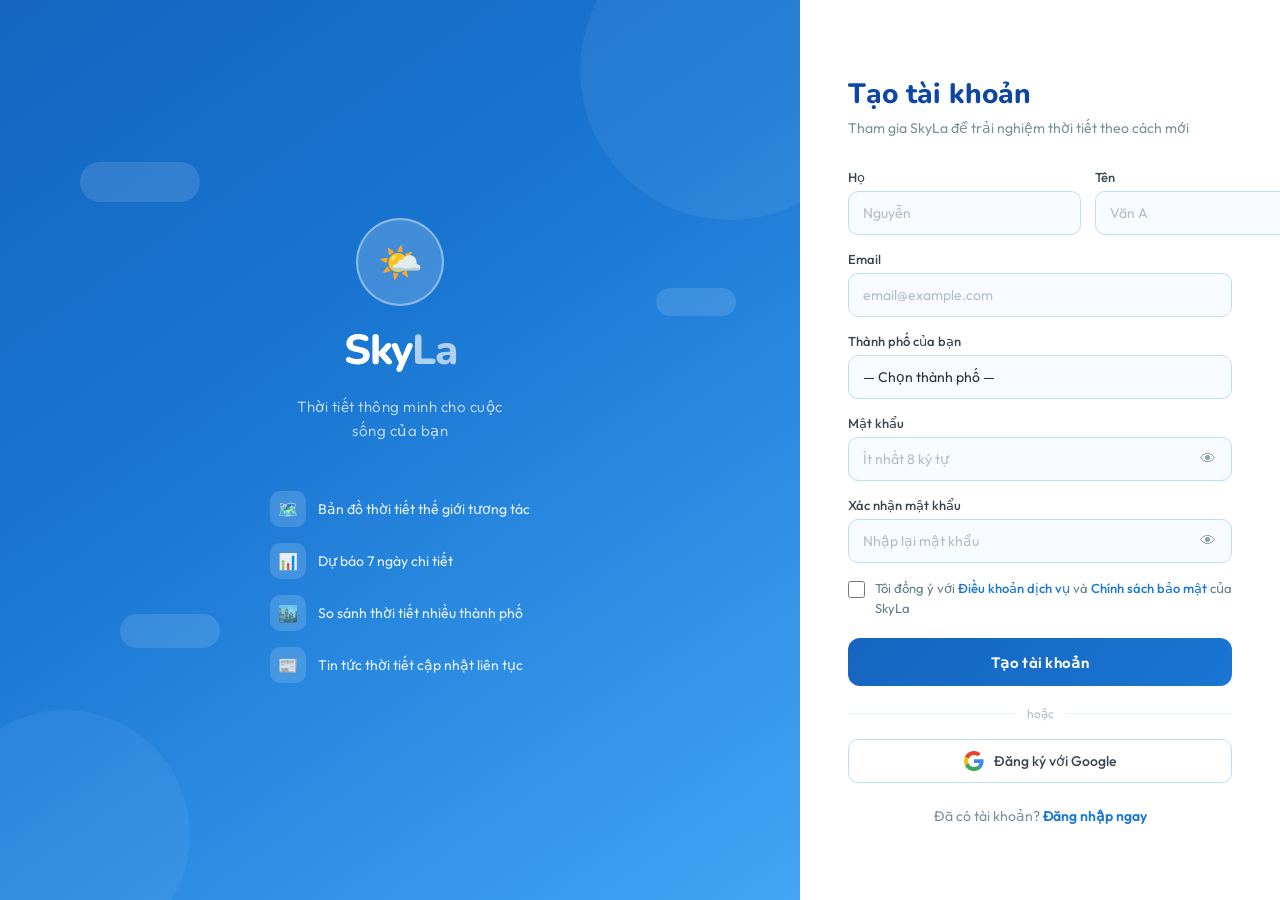
<file: sign_up.html>
<!DOCTYPE html>
<html lang="vi">
<head>
  <meta charset="UTF-8" />
  <meta name="viewport" content="width=device-width, initial-scale=1.0" />
  <title>SkyLa — Tạo tài khoản</title>
  <link href="https://fonts.googleapis.com/css2?family=Nunito:wght@400;500;600;700;800&family=Outfit:wght@300;400;500;600&display=swap" rel="stylesheet" />
  <style>
    * { box-sizing: border-box; margin: 0; padding: 0; }

    body {
      min-height: 100vh;
      display: flex;
      align-items: stretch;
      font-family: 'Outfit', sans-serif;
      background: #f0f6ff;
    }

    /* ===== LEFT PANEL ===== */
    .left-panel {
      flex: 1;
      background: linear-gradient(145deg, #1565C0 0%, #1976D2 40%, #42A5F5 100%);
      display: flex;
      flex-direction: column;
      align-items: center;
      justify-content: center;
      padding: 3rem 2rem;
      position: relative;
      overflow: hidden;
    }

    .left-panel::before {
      content: '';
      position: absolute;
      top: -80px; right: -80px;
      width: 300px; height: 300px;
      background: rgba(255,255,255,0.06);
      border-radius: 50%;
    }
    .left-panel::after {
      content: '';
      position: absolute;
      bottom: -60px; left: -60px;
      width: 250px; height: 250px;
      background: rgba(255,255,255,0.05);
      border-radius: 50%;
    }

    .cloud {
      position: absolute;
      background: rgba(255,255,255,0.12);
      border-radius: 50px;
    }
    .cloud1 { width: 120px; height: 40px; top: 18%; left: 10%; }
    .cloud2 { width: 80px;  height: 28px; top: 32%; right: 8%; }
    .cloud3 { width: 100px; height: 34px; bottom: 28%; left: 15%; }

    .brand {
      display: flex;
      flex-direction: column;
      align-items: center;
      gap: 1rem;
      z-index: 1;
    }

    .logo-circle {
      width: 88px; height: 88px;
      background: rgba(255,255,255,0.18);
      border: 2.5px solid rgba(255,255,255,0.4);
      border-radius: 50%;
      display: flex; align-items: center; justify-content: center;
      font-size: 36px;
    }

    .brand-name {
      font-family: 'Nunito', sans-serif;
      font-size: 42px;
      font-weight: 800;
      color: #fff;
      letter-spacing: -1px;
    }
    .brand-name span { color: rgba(255,255,255,0.65); }

    .brand-tagline {
      font-size: 15px;
      color: rgba(255,255,255,0.8);
      font-weight: 300;
      letter-spacing: 0.5px;
      text-align: center;
      max-width: 220px;
      line-height: 1.6;
    }

    .feature-list {
      margin-top: 3rem;
      display: flex;
      flex-direction: column;
      gap: 1rem;
      width: 100%;
      max-width: 260px;
      z-index: 1;
    }

    .feature-item {
      display: flex;
      align-items: center;
      gap: 12px;
      color: rgba(255,255,255,0.9);
      font-size: 14px;
    }

    .feature-icon {
      width: 36px; height: 36px;
      background: rgba(255,255,255,0.15);
      border-radius: 10px;
      display: flex; align-items: center; justify-content: center;
      font-size: 16px;
      flex-shrink: 0;
    }

    /* ===== RIGHT PANEL ===== */
    .right-panel {
      width: 480px;
      background: #fff;
      display: flex;
      flex-direction: column;
      justify-content: center;
      padding: 3rem 3rem;
    }

    .form-header { margin-bottom: 2rem; }

    .form-title {
      font-family: 'Nunito', sans-serif;
      font-size: 28px;
      font-weight: 800;
      color: #0D47A1;
      margin-bottom: 6px;
    }

    .form-subtitle {
      font-size: 14px;
      color: #78909C;
      font-weight: 400;
    }

    .form-row {
      display: grid;
      grid-template-columns: 1fr 1fr;
      gap: 14px;
    }

    .field {
      display: flex;
      flex-direction: column;
      gap: 6px;
      margin-bottom: 16px;
    }

    .field label {
      font-size: 13px;
      font-weight: 500;
      color: #37474F;
    }

    .field input,
    .field select {
      height: 44px;
      border: 1.5px solid #BBDEFB;
      border-radius: 10px;
      padding: 0 14px;
      font-size: 14px;
      font-family: 'Outfit', sans-serif;
      color: #263238;
      background: #F8FBFF;
      transition: border-color 0.2s, box-shadow 0.2s;
      outline: none;
      appearance: none;
      -webkit-appearance: none;
    }

    .field input::placeholder { color: #B0BEC5; }

    .field input:focus,
    .field select:focus {
      border-color: #1976D2;
      box-shadow: 0 0 0 3px rgba(25,118,210,0.12);
      background: #fff;
    }

    .password-wrap { position: relative; }
    .password-wrap input { width: 100%; padding-right: 44px; }

    .eye-btn {
      position: absolute;
      right: 12px; top: 50%;
      transform: translateY(-50%);
      background: none; border: none; cursor: pointer;
      color: #90A4AE; font-size: 16px; padding: 4px;
    }

    .terms-row {
      display: flex;
      align-items: flex-start;
      gap: 10px;
      margin-bottom: 20px;
    }

    .terms-row input[type="checkbox"] {
      width: 17px; height: 17px;
      margin-top: 2px;
      accent-color: #1976D2;
      flex-shrink: 0;
    }

    .terms-row label {
      font-size: 13px;
      color: #607D8B;
      line-height: 1.5;
    }

    .terms-row a {
      color: #1976D2;
      text-decoration: none;
      font-weight: 500;
    }

    .btn-register {
      width: 100%;
      height: 48px;
      background: linear-gradient(135deg, #1565C0, #1976D2);
      color: #fff;
      border: none;
      border-radius: 12px;
      font-size: 15px;
      font-weight: 600;
      font-family: 'Outfit', sans-serif;
      cursor: pointer;
      letter-spacing: 0.3px;
      transition: opacity 0.2s, transform 0.15s;
      margin-bottom: 20px;
    }
    .btn-register:hover { opacity: 0.92; transform: translateY(-1px); }
    .btn-register:active { transform: scale(0.98); }

    .divider {
      display: flex; align-items: center; gap: 12px;
      margin-bottom: 18px;
    }
    .divider-line { flex: 1; height: 1px; background: #E3F2FD; }
    .divider-text { font-size: 12px; color: #B0BEC5; }

    .btn-google {
      width: 100%;
      height: 44px;
      background: #fff;
      border: 1.5px solid #BBDEFB;
      border-radius: 10px;
      font-size: 14px;
      font-family: 'Outfit', sans-serif;
      color: #37474F;
      cursor: pointer;
      display: flex; align-items: center; justify-content: center; gap: 10px;
      font-weight: 500;
      transition: background 0.2s;
      margin-bottom: 24px;
    }
    .btn-google:hover { background: #F8FBFF; }

    .google-icon {
      width: 20px; height: 20px;
      background: url("data:image/svg+xml,%3Csvg xmlns='http://www.w3.org/2000/svg' viewBox='0 0 48 48'%3E%3Cpath fill='%23EA4335' d='M24 9.5c3.54 0 6.71 1.22 9.21 3.6l6.85-6.85C35.9 2.38 30.47 0 24 0 14.62 0 6.51 5.38 2.56 13.22l7.98 6.19C12.43 13.72 17.74 9.5 24 9.5z'/%3E%3Cpath fill='%234285F4' d='M46.98 24.55c0-1.57-.15-3.09-.38-4.55H24v9.02h12.94c-.58 2.96-2.26 5.48-4.78 7.18l7.73 6c4.51-4.18 7.09-10.36 7.09-17.65z'/%3E%3Cpath fill='%23FBBC05' d='M10.53 28.59c-.48-1.45-.76-2.99-.76-4.59s.27-3.14.76-4.59l-7.98-6.19C.92 16.46 0 20.12 0 24c0 3.88.92 7.54 2.56 10.78l7.97-6.19z'/%3E%3Cpath fill='%2334A853' d='M24 48c6.48 0 11.93-2.13 15.89-5.81l-7.73-6c-2.18 1.48-4.97 2.31-8.16 2.31-6.26 0-11.57-4.22-13.47-9.91l-7.98 6.19C6.51 42.62 14.62 48 24 48z'/%3E%3C/svg%3E") no-repeat center/contain;
      flex-shrink: 0;
    }

    .login-link {
      text-align: center;
      font-size: 14px;
      color: #78909C;
    }
    .login-link a {
      color: #1976D2;
      font-weight: 600;
      text-decoration: none;
    }

    /* ===== RESPONSIVE ===== */
    @media (max-width: 800px) {
      body { flex-direction: column; }
      .left-panel { padding: 2rem 1.5rem; min-height: auto; }
      .feature-list { display: none; }
      .brand-tagline { max-width: 280px; }
      .right-panel { width: 100%; padding: 2rem 1.5rem; }
      .form-row { grid-template-columns: 1fr; gap: 0; }
    }
  </style>
</head>
<body>

  <!-- LEFT PANEL -->
  <div class="left-panel">
    <div class="cloud cloud1"></div>
    <div class="cloud cloud2"></div>
    <div class="cloud cloud3"></div>

    <div class="brand">
      <div class="logo-circle">🌤️</div>
      <div class="brand-name">Sky<span>La</span></div>
      <div class="brand-tagline">Thời tiết thông minh cho cuộc sống của bạn</div>
    </div>

    <div class="feature-list">
      <div class="feature-item">
        <div class="feature-icon">🗺️</div>
        <span>Bản đồ thời tiết thế giới tương tác</span>
      </div>
      <div class="feature-item">
        <div class="feature-icon">📊</div>
        <span>Dự báo 7 ngày chi tiết</span>
      </div>
      <div class="feature-item">
        <div class="feature-icon">🏙️</div>
        <span>So sánh thời tiết nhiều thành phố</span>
      </div>
      <div class="feature-item">
        <div class="feature-icon">📰</div>
        <span>Tin tức thời tiết cập nhật liên tục</span>
      </div>
    </div>
  </div>

  <!-- RIGHT PANEL -->
  <div class="right-panel">
    <div class="form-header">
      <div class="form-title">Tạo tài khoản</div>
      <div class="form-subtitle">Tham gia SkyLa để trải nghiệm thời tiết theo cách mới</div>
    </div>

    <div class="form-row">
      <div class="field">
        <label for="ho">Họ</label>
        <input type="text" id="ho" placeholder="Nguyễn" />
      </div>
      <div class="field">
        <label for="ten">Tên</label>
        <input type="text" id="ten" placeholder="Văn A" />
      </div>
    </div>

    <div class="field">
      <label for="email">Email</label>
      <input type="email" id="email" placeholder="email@example.com" />
    </div>

    <div class="field">
      <label for="city">Thành phố của bạn</label>
      <select id="city">
        <option value="" disabled selected>— Chọn thành phố —</option>
        <option>Hồ Chí Minh</option>
        <option>Hà Nội</option>
        <option>Đà Nẵng</option>
        <option>Cần Thơ</option>
        <option>Hải Phòng</option>
        <option>Khác...</option>
      </select>
    </div>

    <div class="field">
      <label for="pw">Mật khẩu</label>
      <div class="password-wrap">
        <input type="password" id="pw" placeholder="Ít nhất 8 ký tự" />
        <button class="eye-btn" onclick="togglePw('pw', this)">👁</button>
      </div>
    </div>

    <div class="field">
      <label for="cpw">Xác nhận mật khẩu</label>
      <div class="password-wrap">
        <input type="password" id="cpw" placeholder="Nhập lại mật khẩu" />
        <button class="eye-btn" onclick="togglePw('cpw', this)">👁</button>
      </div>
    </div>

    <div class="terms-row">
      <input type="checkbox" id="terms" />
      <label for="terms">
        Tôi đồng ý với <a href="#">Điều khoản dịch vụ</a> và
        <a href="#">Chính sách bảo mật</a> của SkyLa
      </label>
    </div>

    <button class="btn-register">Tạo tài khoản</button>

    <div class="divider">
      <div class="divider-line"></div>
      <div class="divider-text">hoặc</div>
      <div class="divider-line"></div>
    </div>

    <button class="btn-google">
      <div class="google-icon"></div>
      Đăng ký với Google
    </button>

    <div class="login-link">
      Đã có tài khoản? <a href="./login.html">Đăng nhập ngay</a>
    </div>
  </div>

  <script>
    function togglePw(id, btn) {
      const inp = document.getElementById(id);
      if (inp.type === 'password') {
        inp.type = 'text';
        btn.textContent = '🙈';
      } else {
        inp.type = 'password';
        btn.textContent = '👁';
      }
    }
  </script>

</body>
</html>
</file>
